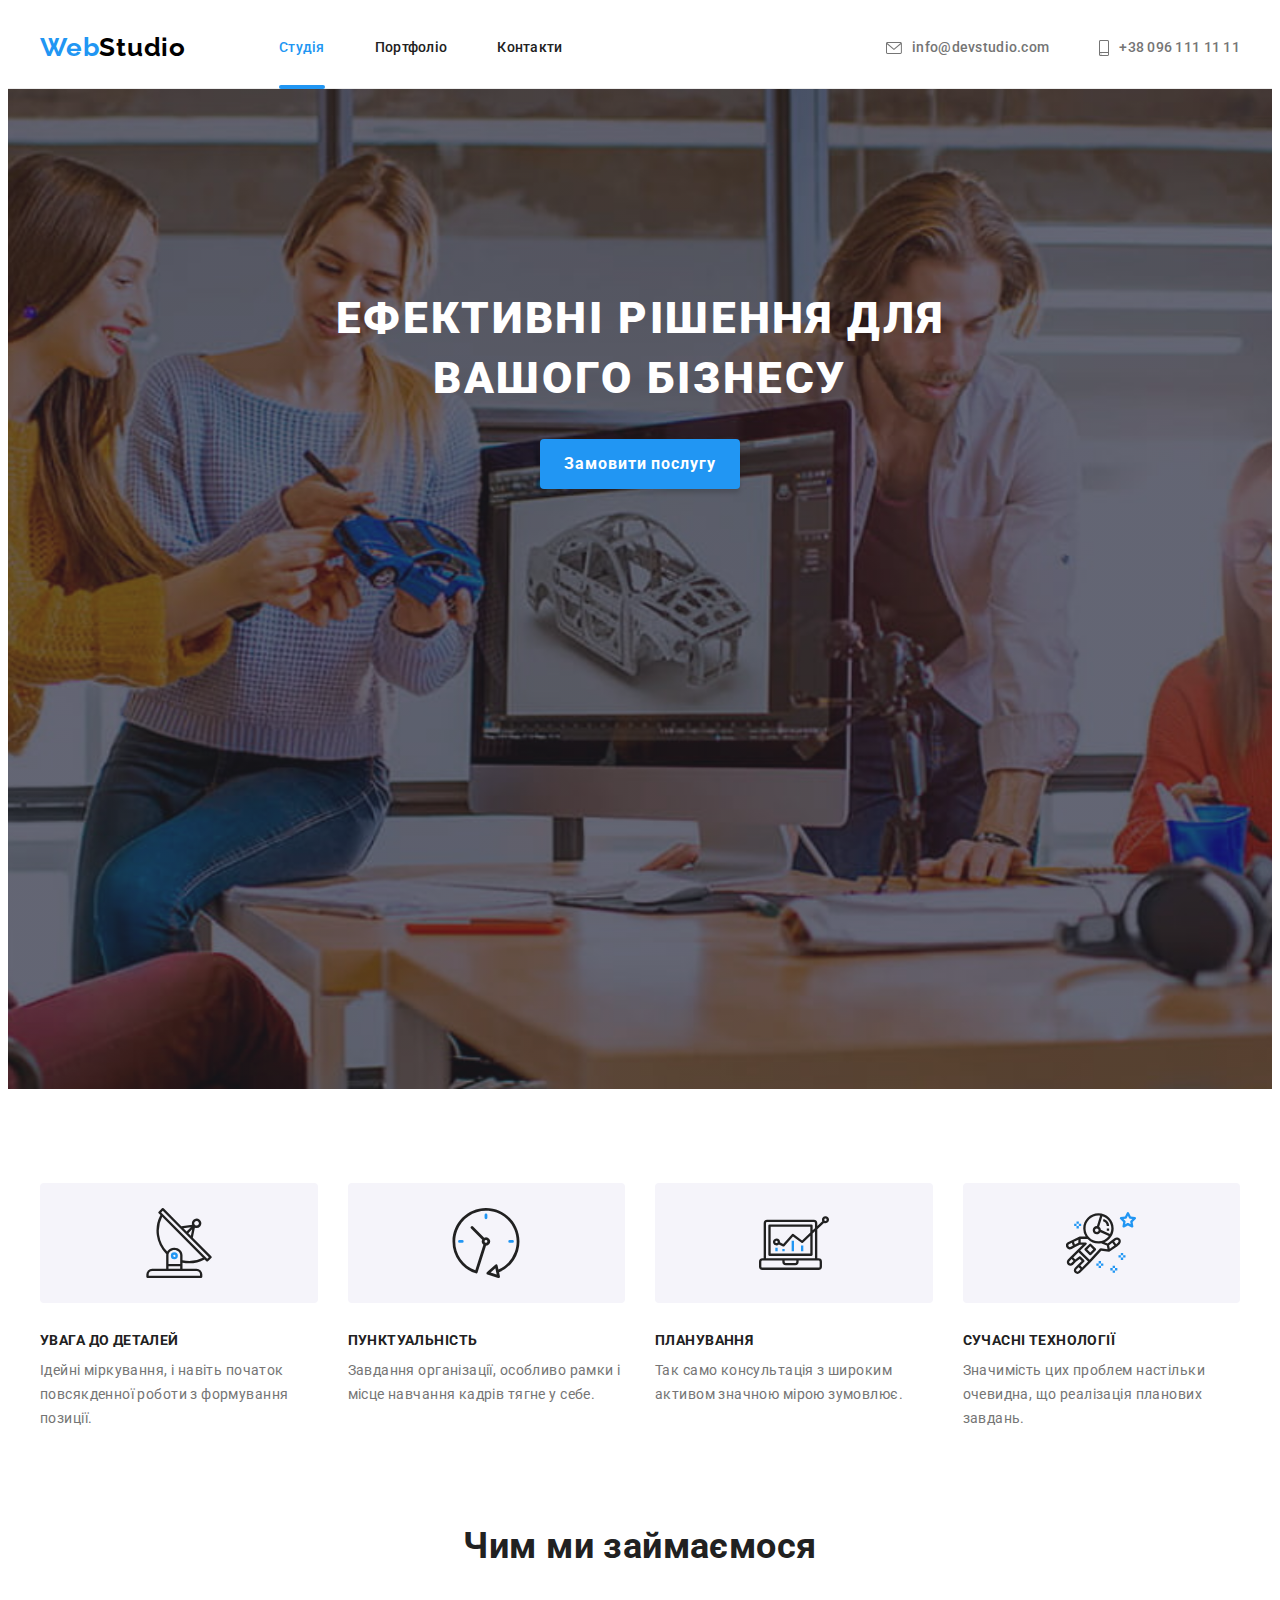
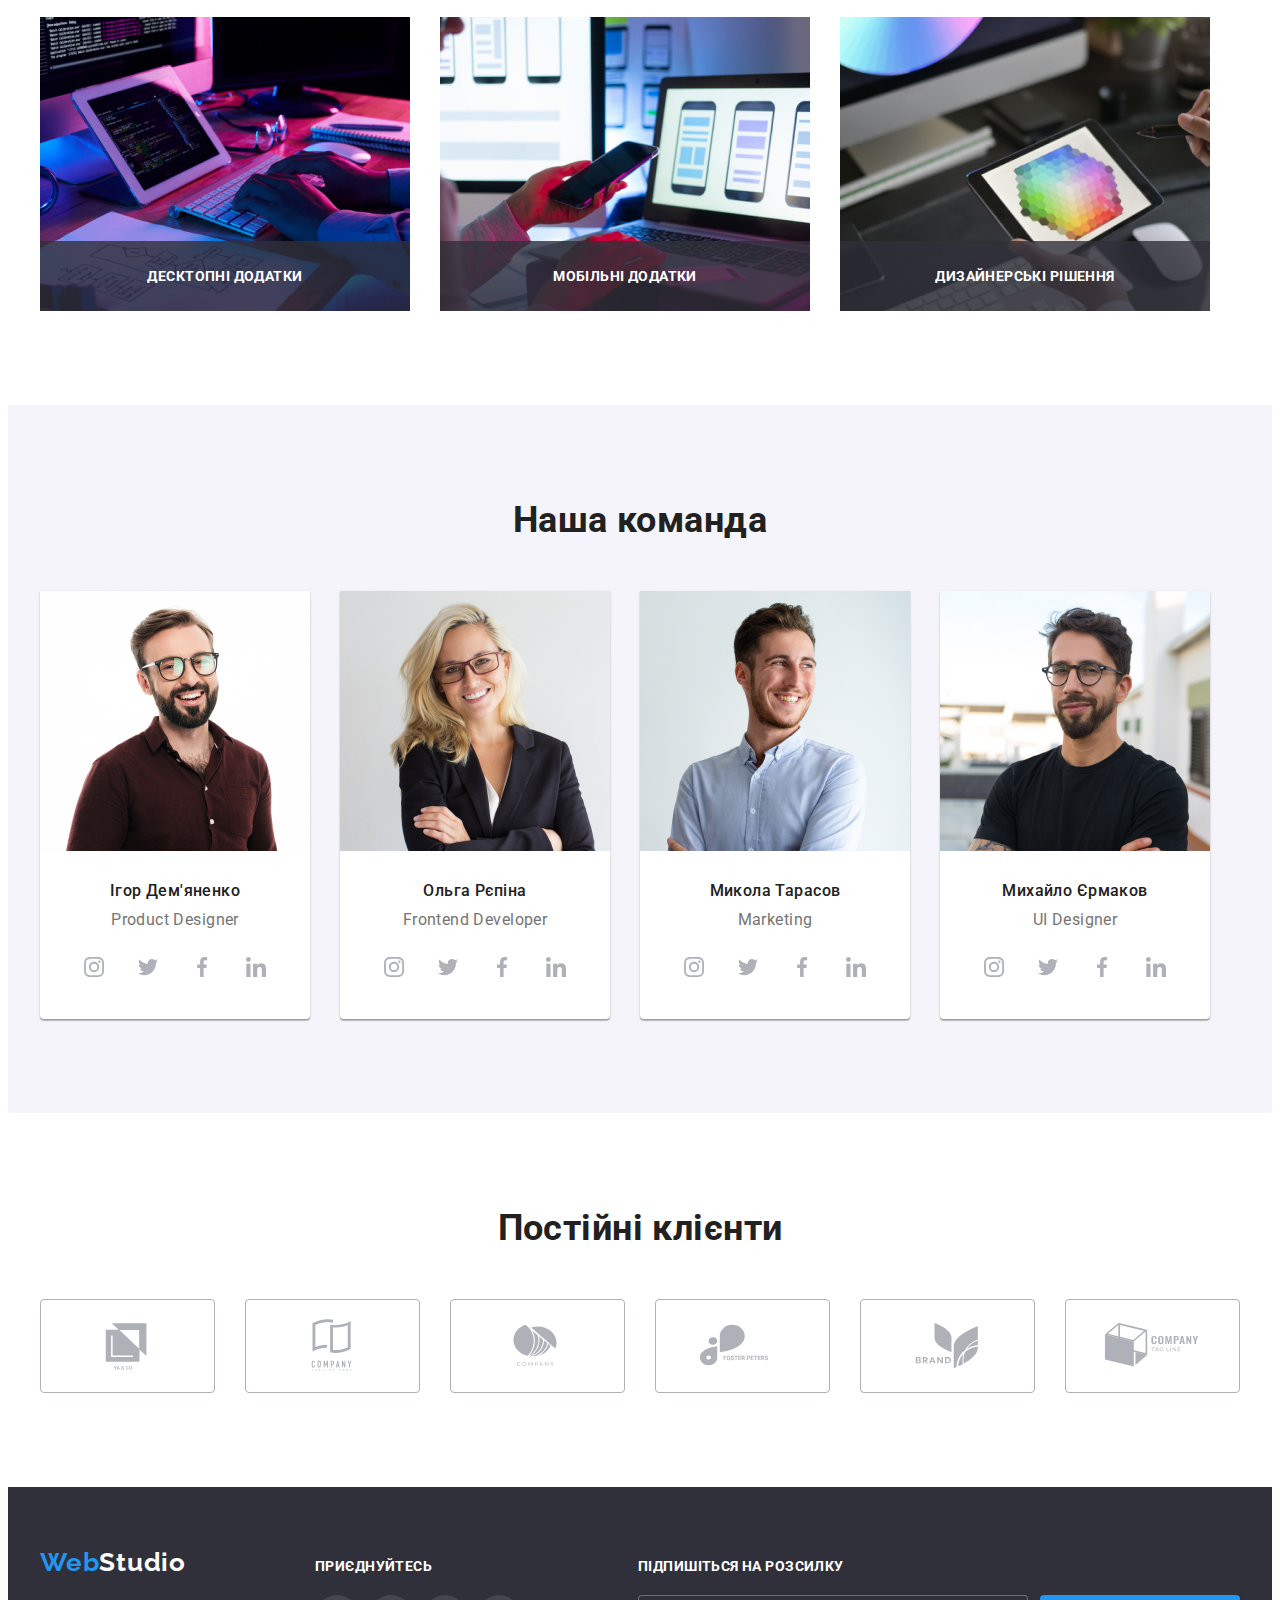
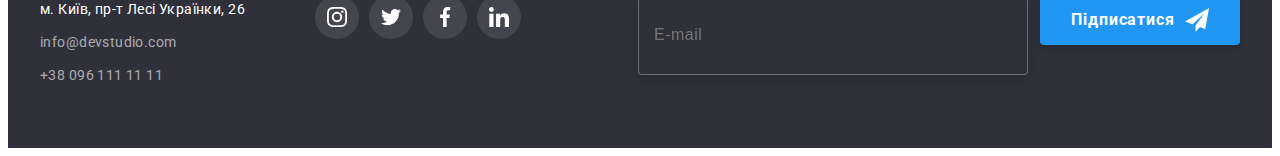
<file: index.html>
<!DOCTYPE html>
<html lang="uk">
  <head>
    <meta charset="UTF-8" />
    <meta http-equiv="X-UA-Compatible" content="IE=edge" />
    <meta name="viewport" content="width=device-width, initial-scale=1.0" />
    <title>Головна</title>
    <link rel="preconnect" href="https://fonts.googleapis.com" />
    <link rel="preconnect" href="https://fonts.gstatic.com" crossorigin />
    <link
      href="https://fonts.googleapis.com/css2?family=Raleway:wght@700&family=Roboto:wght@400;500;700;900&display=swap"
      rel="stylesheet"
    />
    <link
      rel="stylesheet"
      href="https://cdnjs.cloudflare.com/ajax/libs/modern-normalize/1.1.0/modern-normalize.min.css"
      integrity="sha512-wpPYUAdjBVSE4KJnH1VR1HeZfpl1ub8YT/NKx4PuQ5NmX2tKuGu6U/JRp5y+Y8XG2tV+wKQpNHVUX03MfMFn9Q=="
      crossorigin="anonymous"
      referrerpolicy="no-referrer"
    />
    <link rel="stylesheet" href="./css/main.min.css" />
  </head>
  <body>
    <!-- Хедер -->
    <header class="header">
      <div class="container header__container">
        <nav class="navigation">
          <a href="./index.html" class="logo header__logo link"
            >Web<span class="logo__text">Studio</span></a
          >
          <ul class="navigation__list list">
            <li class="navigation__item">
              <a
                href="./index.html"
                class="navigation__link navigation__link--current link"
                >Студія</a
              >
            </li>
            <li class="navigation__item">
              <a href="./portfolio.html" class="navigation__link link"
                >Портфоліо</a
              >
            </li>
            <li class="navigation__item">
              <a href="#" class="navigation__link link">Контакти</a>
            </li>
          </ul>
        </nav>
        <ul class="header-contacts list">
          <li>
            <a
              href="mailto:info@devstudio.com"
              class="link header-contacts__link"
            >
              <svg class="header-contacts__icon" width="16px" height="12px">
                <use href="./images/icons.svg#envelope"></use>
              </svg>
              info@devstudio.com
            </a>
          </li>
          <li>
            <a href="tel:+380961111111" class="link header-contacts__link">
              <svg class="header-contacts__icon" width="10px" height="16px">
                <use href="./images/icons.svg#smartphone"></use>
              </svg>
              +38 096 111 11 11
            </a>
          </li>
        </ul>
      </div>
    </header>
    <main>
      <!-- Шапка -->
      <section class="hero">
        <div class="container">
          <h1 class="hero__title">Ефективні рішення для вашого бізнесу</h1>
          <button
            type="button"
            class="main-button hero__button"
            data-modal-open
          >
            Замовити послугу
          </button>
        </div>
      </section>
      <!-- Особливості -->
      <section class="features section section--no-bottom-padding">
        <div class="container">
          <h2 class="visually-hidden">Особливості</h2>
          <ul class="features__list list">
            <li class="features__item">
              <div class="features__card">
                <svg class="features__icon" width="70px" height="70px">
                  <use href="./images/icons.svg#antenna"></use>
                </svg>
              </div>
              <h3 class="features__title">УВАГА ДО ДЕТАЛЕЙ</h3>
              <p class="features__text">
                Ідейні міркування, і навіть початок повсякденної роботи з
                формування позиції.
              </p>
            </li>
            <li class="features__item">
              <div class="features__card">
                <svg class="features__icon" width="70px" height="70px">
                  <use href="./images/icons.svg#clock"></use>
                </svg>
              </div>
              <h3 class="features__title">ПУНКТУАЛЬНІСТЬ</h3>
              <p class="features__text">
                Завдання організації, особливо рамки і місце навчання кадрів
                тягне у себе.
              </p>
            </li>
            <li class="features__item">
              <div class="features__card">
                <svg class="features__icon" width="70px" height="70px">
                  <use href="./images/icons.svg#diagram"></use>
                </svg>
              </div>
              <h3 class="features__title">ПЛАНУВАННЯ</h3>
              <p class="features__text">
                Так само консультація з широким активом значною мірою зумовлює.
              </p>
            </li>
            <li class="features__item">
              <div class="features__card">
                <svg class="features__icon" width="70px" height="70px">
                  <use href="./images/icons.svg#astronaut"></use>
                </svg>
              </div>
              <h3 class="features__title">СУЧАСНІ ТЕХНОЛОГІЇ</h3>
              <p class="features__text">
                Значимість цих проблем настільки очевидна, що реалізація
                планових завдань.
              </p>
            </li>
          </ul>
        </div>
      </section>
      <!-- Чим ми займаємося -->
      <section class="examples section">
        <div class="container">
          <h2 class="section-title examples__title">Чим ми займаємося</h2>
          <ul class="examples__list list">
            <li class="examples__item">
              <a href="#" class="link examples__link"
                ><img
                  class="examples__image"
                  src="./images/box1.jpg"
                  alt="Десктопні додатки"
                  width="370"
                />
                <h3 class="examples__description">Десктопні додатки</h3>
              </a>
            </li>
            <li class="examples__item">
              <a href="#" class="link examples__link"
                ><img
                  class="examples__image"
                  src="./images/box2.jpg"
                  alt="Мобільні додатки"
                  width="370"
                />
                <h3 class="examples__description">Мобільні додатки</h3>
              </a>
            </li>
            <li class="examples__item">
              <a href="#" class="link examples__link"
                ><img
                  class="examples__image"
                  src="./images/box3.jpg"
                  alt="Дизайнерські рішення"
                  width="370"
                />
                <h3 class="examples__description">Дизайнерські рішення</h3>
              </a>
            </li>
          </ul>
        </div>
      </section>
      <!-- Наша команда -->
      <section class="team section">
        <div class="container">
          <h2 class="section-title team__title">Наша команда</h2>
          <ul class="list team__list">
            <li class="team__card team-card">
              <img
                class="team-card__photo"
                src="./images/team1.jpg"
                alt="Ігор Дем'яненко"
                width="270"
              />
              <div class="team-card__content">
                <h3 class="team-card__title">Ігор Дем'яненко</h3>
                <p class="team-card__position">Product Designer</p>
                <ul class="list team-card__contacts contacts">
                  <li class="contacts__item">
                    <a href="#" class="contacts__link">
                      <svg class="contacts__icon" width="20px" height="20px">
                        <use href="./images/icons.svg#instagram"></use>
                      </svg>
                    </a>
                  </li>
                  <li class="contacts__item">
                    <a href="#" class="contacts__link">
                      <svg class="contacts__icon" width="20px" height="20px">
                        <use href="./images/icons.svg#twitter"></use>
                      </svg>
                    </a>
                  </li>
                  <li class="contacts__item">
                    <a href="#" class="contacts__link">
                      <svg class="contacts__icon" width="20px" height="20px">
                        <use href="./images/icons.svg#facebook"></use>
                      </svg>
                    </a>
                  </li>
                  <li class="contacts__item">
                    <a href="#" class="contacts__link">
                      <svg class="contacts__icon" width="20px" height="20px">
                        <use href="./images/icons.svg#linkedin"></use>
                      </svg>
                    </a>
                  </li>
                </ul>
              </div>
            </li>
            <li class="team__card team-card">
              <img
                class="team-card__photo"
                src="./images/team2.jpg"
                alt="Ольга Рєпіна"
                width="270"
              />
              <div class="team-card__content">
                <h3 class="team-card__title">Ольга Рєпіна</h3>
                <p class="team-card__position">Frontend Developer</p>
                <ul class="list team-card__contacts contacts">
                  <li class="contacts__item">
                    <a href="#" class="contacts__link">
                      <svg class="contacts__icon" width="20px" height="20px">
                        <use href="./images/icons.svg#instagram"></use>
                      </svg>
                    </a>
                  </li>
                  <li class="contacts__item">
                    <a href="#" class="contacts__link">
                      <svg class="contacts__icon" width="20px" height="20px">
                        <use href="./images/icons.svg#twitter"></use>
                      </svg>
                    </a>
                  </li>
                  <li class="contacts__item">
                    <a href="#" class="contacts__link">
                      <svg class="contacts__icon" width="20px" height="20px">
                        <use href="./images/icons.svg#facebook"></use>
                      </svg>
                    </a>
                  </li>
                  <li class="contacts__item">
                    <a href="#" class="contacts__link">
                      <svg class="contacts__icon" width="20px" height="20px">
                        <use href="./images/icons.svg#linkedin"></use>
                      </svg>
                    </a>
                  </li>
                </ul>
              </div>
            </li>
            <li class="team__card team-card">
              <img
                class="team-card__photo"
                src="./images/team3.jpg"
                alt="Микола Тарасов"
                width="270"
              />
              <div class="team-card__content">
                <h3 class="team-card__title">Микола Тарасов</h3>
                <p class="team-card__position">Marketing</p>
                <ul class="list team-card__contacts contacts">
                  <li class="contacts__item">
                    <a href="#" class="contacts__link">
                      <svg class="contacts__icon" width="20px" height="20px">
                        <use href="./images/icons.svg#instagram"></use>
                      </svg>
                    </a>
                  </li>
                  <li class="contacts__item">
                    <a href="#" class="contacts__link">
                      <svg class="contacts__icon" width="20px" height="20px">
                        <use href="./images/icons.svg#twitter"></use>
                      </svg>
                    </a>
                  </li>
                  <li class="contacts__item">
                    <a href="#" class="contacts__link">
                      <svg class="contacts__icon" width="20px" height="20px">
                        <use href="./images/icons.svg#facebook"></use>
                      </svg>
                    </a>
                  </li>
                  <li class="contacts__item">
                    <a href="#" class="contacts__link">
                      <svg class="contacts__icon" width="20px" height="20px">
                        <use href="./images/icons.svg#linkedin"></use>
                      </svg>
                    </a>
                  </li>
                </ul>
              </div>
            </li>
            <li class="team__card team-card">
              <img
                class="team-card__photo"
                src="./images/team4.jpg"
                alt="Михайло Єрмаков"
                width="270"
              />
              <div class="team-card__content">
                <h3 class="team-card__title">Михайло Єрмаков</h3>
                <p class="team-card__position">UI Designer</p>
                <ul class="list team-card__contacts contacts">
                  <li class="contacts__item">
                    <a href="#" class="contacts__link">
                      <svg class="contacts__icon" width="20px" height="20px">
                        <use href="./images/icons.svg#instagram"></use>
                      </svg>
                    </a>
                  </li>
                  <li class="contacts__item">
                    <a href="#" class="contacts__link">
                      <svg class="contacts__icon" width="20px" height="20px">
                        <use href="./images/icons.svg#twitter"></use>
                      </svg>
                    </a>
                  </li>
                  <li class="contacts__item">
                    <a href="#" class="contacts__link">
                      <svg class="contacts__icon" width="20px" height="20px">
                        <use href="./images/icons.svg#facebook"></use>
                      </svg>
                    </a>
                  </li>
                  <li class="contacts__item">
                    <a href="#" class="contacts__link">
                      <svg class="contacts__icon" width="20px" height="20px">
                        <use href="./images/icons.svg#linkedin"></use>
                      </svg>
                    </a>
                  </li>
                </ul>
              </div>
            </li>
          </ul>
        </div>
      </section>
      <section class="clients section">
        <div class="container">
          <h2 class="section-title clients__title">Постійні клієнти</h2>
          <ul class="clients__list list">
            <li class="client__item">
              <a href="#" class="client__link"
                ><svg class="client__icon" width="106px" height="60px">
                  <use href="./images/icons.svg#client1"></use></svg
              ></a>
            </li>
            <li class="client__item">
              <a href="#" class="client__link"
                ><svg class="client__icon" width="106px" height="60px">
                  <use href="./images/icons.svg#client2"></use></svg
              ></a>
            </li>
            <li class="client__item">
              <a href="#" class="client__link"
                ><svg class="client__icon" width="106px" height="60px">
                  <use href="./images/icons.svg#client3"></use></svg
              ></a>
            </li>
            <li class="client__item">
              <a href="#" class="client__link"
                ><svg class="client__icon" width="106px" height="60px">
                  <use href="./images/icons.svg#client4"></use></svg
              ></a>
            </li>
            <li class="client__item">
              <a href="#" class="client__link"
                ><svg class="client__icon" width="106px" height="60px">
                  <use href="./images/icons.svg#client5"></use></svg
              ></a>
            </li>
            <li class="client__item">
              <a href="#" class="client__link"
                ><svg class="client__icon" width="106px" height="60px">
                  <use href="./images/icons.svg#client6"></use></svg
              ></a>
            </li>
          </ul>
        </div>
      </section>
    </main>
    <!-- Футер -->
    <footer class="footer">
      <div class="container footer__container">
        <div class="footer__links footer-links">
          <div class="footer-links__address">
            <a href="./index.html" class="logo footer__logo link"
              >Web<span class="logo__text--light">Studio</span></a
            >
            <address>
              <ul class="footer-address list">
                <li class="footer-address__item">
                  <a
                    href="https://goo.gl/maps/CPtrU1FHBa2aNyZL9"
                    target="_blank"
                    rel="noopener noreferrer nofollow"
                    class="link footer-address__link"
                    >м. Київ, пр-т Лесі Українки, 26</a
                  >
                </li>
                <li class="footer-address__item">
                  <a
                    href="mailto:info@devstudio.com"
                    class="link footer-address__link footer-address__link--contact"
                    >info@devstudio.com</a
                  >
                </li>
                <li class="footer-address__item">
                  <a
                    href="tel:+380961111111"
                    class="link footer-address__link footer-address__link--contact"
                    >+38 096 111 11 11</a
                  >
                </li>
              </ul>
            </address>
          </div>
          <div class="footer-socials">
            <h2 class="footer-socials__title footer-title">Приєднуйтесь</h2>
            <ul class="list footer-socials__list">
              <li class="footer-socials__item">
                <a href="#" class="footer-socials__link">
                  <svg class="footer-socials__icon" width="20px" height="20px">
                    <use href="./images/icons.svg#instagram"></use>
                  </svg>
                </a>
              </li>
              <li class="footer-socials__item">
                <a href="#" class="footer-socials__link">
                  <svg class="footer-socials__icon" width="20px" height="20px">
                    <use href="./images/icons.svg#twitter"></use>
                  </svg>
                </a>
              </li>
              <li class="footer-socials__item">
                <a href="#" class="footer-socials__link">
                  <svg class="footer-socials__icon" width="20px" height="20px">
                    <use href="./images/icons.svg#facebook"></use>
                  </svg>
                </a>
              </li>
              <li class="footer-socials__item">
                <a href="#" class="footer-socials__link">
                  <svg class="footer-socials__icon" width="20px" height="20px">
                    <use href="./images/icons.svg#linkedin"></use>
                  </svg>
                </a>
              </li>
            </ul>
          </div>
        </div>
        <div class="footer-form">
          <h2 class="footer-form__title footer-title">
            Підпишіться на розсилку
          </h2>
          <form class="footer-form__form">
            <label>
              <span class="visually-hidden">Електронна адреса</span>
              <input
                class="footer-form__input"
                type="email"
                name="email"
                placeholder="E-mail"
              />
            </label>
            <button class="main-button footer-form__button" type="submit">
              Підписатися
              <svg class="main-button__icon" width="24px" height="24px">
                <use href="./images/icons.svg#send"></use>
              </svg>
            </button>
          </form>
        </div>
      </div>
    </footer>
    <div class="backdrop backdrop--is-hidden" data-modal>
      <div class="backdrop__modal">
        <form class="modal-form">
          <p class="modal-form__title">
            Залиште свої дані, ми вам передзвонимо
          </p>
          <div class="modal-form__field">
            <label class="modal-form__label" for="name">Ім'я</label>
            <div class="modal-form__input-field">
              <input class="modal-form__input" type="text" id="name" />
              <svg class="modal-form__icon" width="18px" height="18px">
                <use href="./images/icons.svg#person"></use>
              </svg>
            </div>
          </div>
          <div class="modal-form__field">
            <label class="modal-form__label" for="phone">Телефон</label>
            <div class="modal-form__input-field">
              <input
                class="modal-form__input"
                type="tel"
                name="phone-number"
                id="phone"
              />
              <svg class="modal-form__icon" width="18px" height="18px">
                <use href="./images/icons.svg#phone"></use>
              </svg>
            </div>
          </div>
          <div class="modal-form__field">
            <label class="modal-form__label" for="email">Пошта</label>
            <div class="modal-form__input-field">
              <input
                class="modal-form__input"
                name="email"
                type="email"
                id="email"
              />
              <svg class="modal-form__icon" width="18px" height="18px">
                <use href="./images/icons.svg#email"></use>
              </svg>
            </div>
          </div>
          <div class="modal-form__comment-field">
            <label class="modal-form__label" for="comment">Коментар</label>
            <textarea
              class="modal-form__input"
              name="comment"
              id="comment"
              placeholder="Введіть текст"
            ></textarea>
          </div>
          <div class="modal-form__checkbox checkbox">
            <label class="checkbox__label">
              <input
                class="checkbox__input"
                type="checkbox"
                name="policy"
                value="accept"
              />
              <span class="checkbox__field">
                <svg class="checkbox__icon" width="16px" height="15px">
                  <use href="./images/icons.svg#check"></use>
                </svg>
              </span>
              <span class="checkbox__policy"
                >Погоджуюся з розсилкою та приймаю
                <a class="checkbox__link" href="#">Умови договору</a></span
              >
            </label>
          </div>
          <button class="main-button modal-form__button" type="submit">
            Відправити
          </button>
        </form>
        <button class="modal-form__close-button" data-modal-close>
          <svg class="modal-form__close-icon" width="18px" height="18px">
            <use href="./images/icons.svg#close"></use>
          </svg>
        </button>
      </div>
    </div>
    <script src="./js/modal.js"></script>
  </body>
</html>
</file>
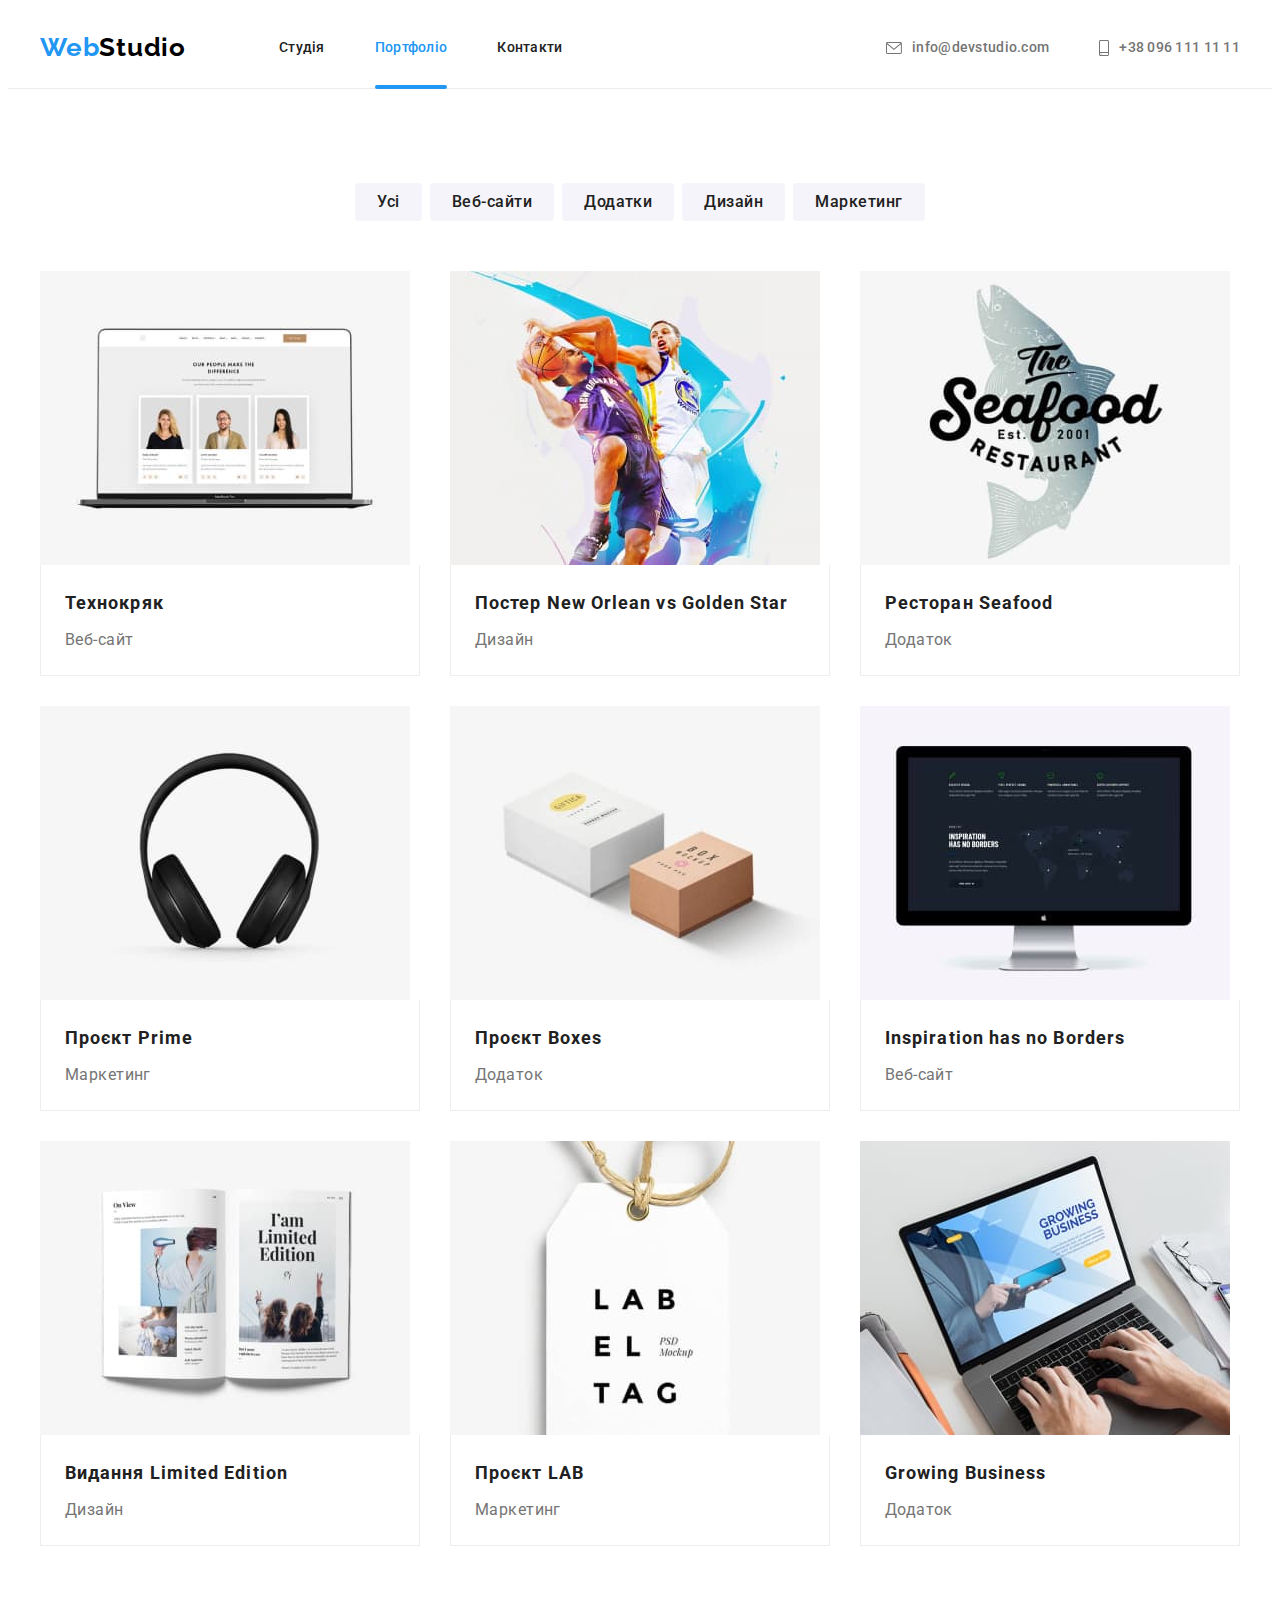
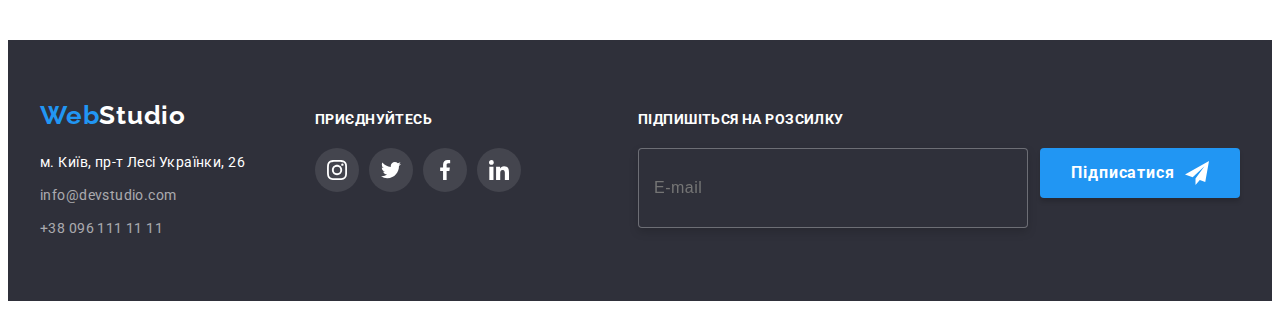
<file: portfolio.html>
<!DOCTYPE html>
<html lang="uk">
  <head>
    <meta charset="UTF-8" />
    <meta http-equiv="X-UA-Compatible" content="IE=edge" />
    <meta name="viewport" content="width=device-width, initial-scale=1.0" />
    <title>Портфоліо</title>
    <link rel="preconnect" href="https://fonts.googleapis.com" />
    <link rel="preconnect" href="https://fonts.gstatic.com" crossorigin />
    <link
      href="https://fonts.googleapis.com/css2?family=Raleway:wght@700&family=Roboto:wght@400;500;700;900&display=swap"
      rel="stylesheet"
    />
    <link
      href="https://fonts.googleapis.com/css2?family=Raleway:wght@700&family=Roboto:wght@400;500;700;900&display=swap"
      rel="stylesheet"
    />
    <link
      rel="stylesheet"
      href="https://cdnjs.cloudflare.com/ajax/libs/modern-normalize/1.1.0/modern-normalize.min.css"
      integrity="sha512-wpPYUAdjBVSE4KJnH1VR1HeZfpl1ub8YT/NKx4PuQ5NmX2tKuGu6U/JRp5y+Y8XG2tV+wKQpNHVUX03MfMFn9Q=="
      crossorigin="anonymous"
      referrerpolicy="no-referrer"
    />
    <link rel="stylesheet" href="./css/main.min.css" />
  </head>
  <body>
    <!-- Хедер -->
    <header class="header">
      <div class="container header__container">
        <nav class="navigation">
          <a href="./index.html" class="logo header__logo link"
            >Web<span class="logo__text">Studio</span></a
          >
          <ul class="navigation__list list">
            <li class="navigation__item">
              <a href="./index.html" class="navigation__link link">Студія</a>
            </li>
            <li class="navigation__item">
              <a
                href="./portfolio.html"
                class="navigation__link navigation__link--current link"
                >Портфоліо</a
              >
            </li>
            <li class="navigation__item">
              <a href="#" class="navigation__link link">Контакти</a>
            </li>
          </ul>
        </nav>
        <ul class="header-contacts list">
          <li>
            <a
              href="mailto:info@devstudio.com"
              class="link header-contacts__link"
            >
              <svg class="header-contacts__icon" width="16px" height="12px">
                <use href="./images/icons.svg#envelope"></use>
              </svg>
              info@devstudio.com
            </a>
          </li>
          <li>
            <a href="tel:+380961111111" class="link header-contacts__link">
              <svg class="header-contacts__icon" width="10px" height="16px">
                <use href="./images/icons.svg#smartphone"></use>
              </svg>
              +38 096 111 11 11
            </a>
          </li>
        </ul>
      </div>
    </header>
    <main>
      <!-- Портфоліо -->
      <section class="portfolio section">
        <div class="container">
          <h1 class="visually-hidden">Портфоліо</h1>
          <ul class="portfolio__buttons filter list">
            <li class="item">
              <button type="button" class="filter__button">Усі</button>
            </li>
            <li class="item">
              <button type="button" class="filter__button">Веб-сайти</button>
            </li>
            <li class="item">
              <button type="button" class="filter__button">Додатки</button>
            </li>
            <li class="item">
              <button type="button" class="filter__button">Дизайн</button>
            </li>
            <li class="item">
              <button type="button" class="filter__button">Маркетинг</button>
            </li>
          </ul>
          <ul class="list portfolio__projects">
            <li class="projects__item project">
              <a href="#" class="project__link link">
                <div class="project__thumb">
                  <img
                    class="project__image"
                    src="./images/portfolio1.jpg"
                    alt="Технокряк"
                    width="370"
                  />
                  <p class="project__description">
                    Ресурс пропонує комплексні пропозиції з різним рівнем
                    функціоналу та сервісів. Все це дозволить відвідувачу
                    отримати вичерпні відомості про компанію чи приватну особу.
                  </p>
                </div>
                <div class="project__content">
                  <h2 class="project__title">Технокряк</h2>
                  <p class="project__type">Веб-сайт</p>
                </div>
              </a>
            </li>
            <li class="projects__item">
              <a href="#" class="project__link link">
                <div class="project__thumb">
                  <img
                    class="project__image"
                    src="./images/portfolio2.jpg"
                    alt="Постер New Orlean vs Golden Star"
                    width="370"
                  />
                  <p class="project__description">
                    Ресурс пропонує комплексні пропозиції з різним рівнем
                    функціоналу та сервісів. Все це дозволить відвідувачу
                    отримати вичерпні відомості про компанію чи приватну особу.
                  </p>
                </div>
                <div class="project__content">
                  <h2 class="project__title">
                    Постер New Orlean vs Golden Star
                  </h2>
                  <p class="project__type">Дизайн</p>
                </div>
              </a>
            </li>
            <li class="projects__item">
              <a href="#" class="project__link link">
                <div class="project__thumb">
                  <img
                    class="project__image"
                    src="./images/portfolio3.jpg"
                    alt="Ресторан Seafood"
                    width="370"
                  />
                  <p class="project__description">
                    Ресурс пропонує комплексні пропозиції з різним рівнем
                    функціоналу та сервісів. Все це дозволить відвідувачу
                    отримати вичерпні відомості про компанію чи приватну особу.
                  </p>
                </div>
                <div class="project__content">
                  <h2 class="project__title">Ресторан Seafood</h2>
                  <p class="project__type">Додаток</p>
                </div>
              </a>
            </li>
            <li class="projects__item">
              <a href="#" class="project__link link">
                <div class="project__thumb">
                  <img
                    class="project__image"
                    src="./images/portfolio4.jpg"
                    alt="Проєкт Prime"
                    width="370"
                  />
                  <p class="project__description">
                    Ресурс пропонує комплексні пропозиції з різним рівнем
                    функціоналу та сервісів. Все це дозволить відвідувачу
                    отримати вичерпні відомості про компанію чи приватну особу.
                  </p>
                </div>
                <div class="project__content">
                  <h2 class="project__title">Проєкт Prime</h2>
                  <p class="project__type">Маркетинг</p>
                </div>
              </a>
            </li>
            <li class="projects__item">
              <a href="#" class="project__link link">
                <div class="project__thumb">
                  <img
                    class="project__image"
                    src="./images/portfolio5.jpg"
                    alt="Проєкт Boxes"
                    width="370"
                  />
                  <p class="project__description">
                    Ресурс пропонує комплексні пропозиції з різним рівнем
                    функціоналу та сервісів. Все це дозволить відвідувачу
                    отримати вичерпні відомості про компанію чи приватну особу.
                  </p>
                </div>
                <div class="project__content">
                  <h2 class="project__title">Проєкт Boxes</h2>
                  <p class="project__type">Додаток</p>
                </div>
              </a>
            </li>
            <li class="projects__item">
              <a href="#" class="project__link link">
                <div class="project__thumb">
                  <img
                    class="project__image"
                    src="./images/portfolio6.jpg"
                    alt="Inspiration has no Borders"
                    width="370"
                  />
                  <p class="project__description">
                    Ресурс пропонує комплексні пропозиції з різним рівнем
                    функціоналу та сервісів. Все це дозволить відвідувачу
                    отримати вичерпні відомості про компанію чи приватну особу.
                  </p>
                </div>
                <div class="project__content">
                  <h2 class="project__title">Inspiration has no Borders</h2>
                  <p class="project__type">Веб-сайт</p>
                </div>
              </a>
            </li>
            <li class="projects__item">
              <a href="#" class="project__link link">
                <div class="project__thumb">
                  <img
                    class="project__image"
                    src="./images/portfolio7.jpg"
                    alt="Видання Limited Edition"
                    width="370"
                  />
                  <p class="project__description">
                    Ресурс пропонує комплексні пропозиції з різним рівнем
                    функціоналу та сервісів. Все це дозволить відвідувачу
                    отримати вичерпні відомості про компанію чи приватну особу.
                  </p>
                </div>
                <div class="project__content">
                  <h2 class="project__title">Видання Limited Edition</h2>
                  <p class="project__type">Дизайн</p>
                </div>
              </a>
            </li>
            <li class="projects__item">
              <a href="#" class="project__link link">
                <div class="project__thumb">
                  <img
                    class="project__image"
                    src="./images/portfolio8.jpg"
                    alt="Проєкт LAB"
                    width="370"
                  />
                  <p class="project__description">
                    Ресурс пропонує комплексні пропозиції з різним рівнем
                    функціоналу та сервісів. Все це дозволить відвідувачу
                    отримати вичерпні відомості про компанію чи приватну особу.
                  </p>
                </div>
                <div class="project__content">
                  <h2 class="project__title">Проєкт LAB</h2>
                  <p class="project__type">Маркетинг</p>
                </div>
              </a>
            </li>
            <li class="projects__item">
              <a href="#" class="project__link link">
                <div class="project__thumb">
                  <img
                    class="project__image"
                    src="./images/portfolio9.jpg"
                    alt="Growing Business"
                    width="370"
                  />
                  <p class="project__description">
                    Ресурс пропонує комплексні пропозиції з різним рівнем
                    функціоналу та сервісів. Все це дозволить відвідувачу
                    отримати вичерпні відомості про компанію чи приватну особу.
                  </p>
                </div>
                <div class="project__content">
                  <h2 class="project__title">Growing Business</h2>
                  <p class="project__type">Додаток</p>
                </div>
              </a>
            </li>
          </ul>
        </div>
      </section>
    </main>
    <!-- Футер -->
    <footer class="footer">
      <div class="container footer__container">
        <div class="footer__links footer-links">
          <div class="footer-links__address">
            <a href="./index.html" class="logo footer__logo link"
              >Web<span class="logo__text--light">Studio</span></a
            >
            <address>
              <ul class="footer-address list">
                <li class="footer-address__item">
                  <a
                    href="https://goo.gl/maps/CPtrU1FHBa2aNyZL9"
                    target="_blank"
                    rel="noopener noreferrer nofollow"
                    class="link footer-address__link"
                    >м. Київ, пр-т Лесі Українки, 26</a
                  >
                </li>
                <li class="footer-address__item">
                  <a
                    href="mailto:info@devstudio.com"
                    class="link footer-address__link footer-address__link--contact"
                    >info@devstudio.com</a
                  >
                </li>
                <li class="footer-address__item">
                  <a
                    href="tel:+380961111111"
                    class="link footer-address__link footer-address__link--contact"
                    >+38 096 111 11 11</a
                  >
                </li>
              </ul>
            </address>
          </div>
          <div class="footer-socials">
            <h2 class="footer-socials__title footer-title">Приєднуйтесь</h2>
            <ul class="list footer-socials__list">
              <li class="footer-socials__item">
                <a href="#" class="footer-socials__link">
                  <svg class="footer-socials__icon" width="20px" height="20px">
                    <use href="./images/icons.svg#instagram"></use>
                  </svg>
                </a>
              </li>
              <li class="footer-socials__item">
                <a href="#" class="footer-socials__link">
                  <svg class="footer-socials__icon" width="20px" height="20px">
                    <use href="./images/icons.svg#twitter"></use>
                  </svg>
                </a>
              </li>
              <li class="footer-socials__item">
                <a href="#" class="footer-socials__link">
                  <svg class="footer-socials__icon" width="20px" height="20px">
                    <use href="./images/icons.svg#facebook"></use>
                  </svg>
                </a>
              </li>
              <li class="footer-socials__item">
                <a href="#" class="footer-socials__link">
                  <svg class="footer-socials__icon" width="20px" height="20px">
                    <use href="./images/icons.svg#linkedin"></use>
                  </svg>
                </a>
              </li>
            </ul>
          </div>
        </div>
        <div class="footer-form">
          <h2 class="footer-form__title footer-title">
            Підпишіться на розсилку
          </h2>
          <form class="footer-form__form">
            <label>
              <span class="visually-hidden">Електронна адреса</span>
              <input
                class="footer-form__input"
                type="email"
                name="email"
                placeholder="E-mail"
              />
            </label>
            <button class="main-button footer-form__button" type="submit">
              Підписатися
              <svg class="main-button__icon" width="24px" height="24px">
                <use href="./images/icons.svg#send"></use>
              </svg>
            </button>
          </form>
        </div>
      </div>
    </footer>
  </body>
</html>
</file>
<file: css/main.min.css>
body{color:#757575;font-family:"Roboto","Verdana",sans-serif;font-size:14px;letter-spacing:.03em}h1,h2,h3,h4,h5,h6,p,ul{margin:0;padding:0}.link{text-decoration:none}.list{list-style:none}.container{margin-left:auto;margin-right:auto;padding-left:15px;padding-right:15px;width:1200px}.visually-hidden{position:absolute;white-space:nowrap;width:1px;height:1px;overflow:hidden;border:0;padding:0;clip:rect(0 0 0 0);-webkit-clip-path:inset(50%);clip-path:inset(50%);margin:-1px}.logo{display:block;color:#2196f3;font-family:"Raleway",sans-serif;font-style:normal;font-weight:700;font-size:26px;line-height:1.19;letter-spacing:.03em}.logo__text{color:#000}.logo__text--light{color:#fff}.section{padding-top:94px;padding-bottom:94px}.main-button{display:flex;width:200px;height:50px;padding:10px 10px;border-radius:4px;border:none;box-shadow:0px 4px 4px rgba(0,0,0,.15);color:#fff;background-color:#2196f3;font-family:inherit;font-weight:700;font-size:16px;line-height:1.88;align-items:center;justify-content:center;letter-spacing:.06em;cursor:pointer;transition:background-color 250ms cubic-bezier(0.4, 0, 0.2, 1)}.main-button:hover,.main-button:focus{background-color:#188ce8}.main-button__icon{fill:currentColor}.section-title{color:#212121;font-weight:700;font-size:36px;line-height:1.17;text-align:center}.header{border-bottom:1px solid #ececec}.header__container{display:flex;align-items:center}.header__logo{padding-top:24px;padding-bottom:25px;margin-right:93px}.navigation{display:flex;align-items:center}.navigation__list{display:flex;align-items:center;gap:50px}.navigation__link{position:relative;display:block;padding-top:32px;padding-bottom:32px;color:#212121;font-weight:500;font-size:14px;line-height:1.14;letter-spacing:.02em;transition:color 250ms cubic-bezier(0.4, 0, 0.2, 1)}.navigation__link:hover,.navigation__link:focus{color:#2196f3}.navigation__link--current{color:#2196f3}.navigation__link--current::after{content:"";position:absolute;left:0;bottom:-1px;display:inline-block;width:100%;height:4px;background-color:#2196f3;border-radius:2px}.header-contacts{display:flex;align-items:center;margin-left:auto;gap:50px}.header-contacts__link{display:flex;padding-top:32px;padding-bottom:32px;gap:10px;align-items:center;color:#757575;font-weight:500;line-height:1.14;letter-spacing:.02em;transition:color 250ms cubic-bezier(0.4, 0, 0.2, 1)}.header-contacts__link:hover,.header-contacts__link:focus{color:#2196f3}.header-contacts__icon{fill:currentColor}.hero{margin:0 auto;min-height:600px;max-width:1600px;padding-top:200px;padding-bottom:200px;background-image:linear-gradient(to right, rgba(47, 48, 58, 0.4), rgba(47, 48, 58, 0.4)),url("../images/hero.jpg");background-color:#c4c4c4;background-position:center;background-size:cover;background-repeat:no-repeat;text-align:center}.hero__title{width:696px;margin-bottom:30px;margin-left:auto;margin-right:auto;color:#fff;font-weight:900;font-size:44px;line-height:1.36;text-align:center;letter-spacing:.06em;text-transform:uppercase}.hero__button{margin:0 auto}.examples__title{margin-bottom:50px}.examples__list{display:flex;gap:30px}.examples__link{position:relative}.examples__image{display:block}.examples__description{position:absolute;bottom:0;display:flex;justify-content:center;align-items:center;width:100%;height:70px;font-size:14px;text-align:center;text-transform:uppercase;background-color:rgba(47,48,58,.8);color:#fff}.section--no-bottom-padding{padding-bottom:0}.features__list{display:flex;gap:30px}.features__item{flex-basis:calc((100% - 90px)/4)}.features__card{display:flex;justify-content:center;align-items:center;min-height:120px;margin-bottom:30px;background-color:#f5f4fa;border-radius:4px}.features__title{margin-bottom:10px;color:#212121;font-weight:700;font-size:14px;line-height:1.14;text-transform:uppercase}.features__text{line-height:1.71}.team{background-color:#f5f4fa}.team__title{margin-bottom:50px}.team__list{display:flex;gap:30px}.team__card{background-color:#fff;box-shadow:0px 1px 3px rgba(0,0,0,.12),0px 1px 1px rgba(0,0,0,.14),0px 2px 1px rgba(0,0,0,.2);border-radius:0px 0px 4px 4px}.team-card__photo{display:block}.team-card__title{margin-bottom:10px;color:#212121;font-weight:500;font-size:16px;line-height:1.19;text-align:center}.team-card__position{font-size:16px;line-height:1.19;text-align:center;margin-bottom:16px}.team-card__content{padding-top:30px;padding-bottom:30px}.team-card__contacts{display:flex;gap:10px;padding-left:32px;padding-right:32px}.contacts__item{width:44px;height:44px}.contacts__link{display:flex;justify-content:center;align-items:center;width:100%;height:100%;border-radius:50%;color:#afb1b8;transition:color 250ms cubic-bezier(0.4, 0, 0.2, 1),background-color 250ms cubic-bezier(0.4, 0, 0.2, 1)}.contacts__link:hover,.contacts__link:focus{background-color:#2196f3;color:#fff}.contacts__icon{fill:currentColor}.clients__title{margin-bottom:50px}.clients__list{display:flex;gap:30px}.client__item{flex-basis:calc((100% - 150px)/6)}.client__link{display:flex;justify-content:center;align-items:center;min-height:92px;border:1px solid #afb1b8;border-radius:4px;color:#afb1b8;transition:color 250ms cubic-bezier(0.4, 0, 0.2, 1),border-color 250ms cubic-bezier(0.4, 0, 0.2, 1)}.client__link:hover,.client__link:focus{border-color:#2196f3;color:#2196f3}.client__icon{fill:currentColor}.portfolio__buttons{display:flex;gap:8px;justify-content:center;margin-bottom:50px}.filter__button{display:inline-block;padding:6px 22px;border:none;border-radius:4px;color:#212121;background-color:#f5f4fa;box-shadow:none;cursor:pointer;font-family:inherit;font-style:normal;font-weight:500;font-size:16px;line-height:1.62;text-align:center;letter-spacing:.03em;transition:color 250ms cubic-bezier(0.4, 0, 0.2, 1),background-color 250ms cubic-bezier(0.4, 0, 0.2, 1),box-shadow 250ms cubic-bezier(0.4, 0, 0.2, 1)}.filter__button:hover,.filter__button:focus{color:#fff;background-color:#2196f3;box-shadow:0px 3px 1px rgba(0,0,0,.1),0px 1px 2px rgba(0,0,0,.08),0px 2px 2px rgba(0,0,0,.12)}.portfolio__projects{display:flex;flex-wrap:wrap;gap:30px}.projects__item{flex-basis:calc((100% - 60px)/3)}.project__link{display:block;box-shadow:none;transition:box-shadow 250ms cubic-bezier(0.4, 0, 0.2, 1)}.project__link:hover,.project__link:focus{box-shadow:0px 1px 1px rgba(0,0,0,.12),0px 4px 4px rgba(0,0,0,.06),1px 4px 6px rgba(0,0,0,.16)}.project__thumb{position:relative;overflow:hidden}.project__image{display:block;max-width:100%;height:auto}.project__content{padding:20px 24px;border-left:1px solid #eee;border-right:1px solid #eee;border-bottom:1px solid #eee}.project__title{margin-bottom:4px;color:#212121;font-weight:700;font-size:18px;line-height:2;letter-spacing:.06em}.project__type{color:#757575;font-size:16px;line-height:1.88}.project__description{position:absolute;left:0;top:0;display:flex;align-items:center;width:100%;height:100%;padding:24px;background-color:rgba(33,150,243,.9);color:#fff;font-size:18px;line-height:1.55;letter-spacing:.03em;transform:translateY(100%);transition:transform 250ms cubic-bezier(0.4, 0, 0.2, 1)}.project__link:hover .project__description,.project__link:focus .project__description{transform:translateY(0)}.footer{padding-top:60px;padding-bottom:60px;background-color:#2f303a}.footer__logo{margin-bottom:20px;padding:0}.footer-address__item:not(:last-child){margin-bottom:9px}.footer-address__link{color:#fff;font-style:normal;font-size:14px;line-height:1.71;transition:color 250ms cubic-bezier(0.4, 0, 0.2, 1)}.footer-address__link:hover,.footer-address__link:focus{color:#2196f3}.footer-address__link--contact{color:rgba(255,255,255,.6)}.footer__container{display:flex;justify-content:space-between;align-items:baseline}.footer-links{display:flex;gap:70px;align-items:baseline}.footer-socials__list{display:flex;gap:10px}.footer-title{color:#fff;font-size:14px;line-height:1.14;text-transform:uppercase}.footer-socials__title{margin-bottom:20px}.footer-socials__item{width:44px;height:44px}.footer-socials__link{display:flex;justify-content:center;align-items:center;width:100%;height:100%;border-radius:50%;background-color:rgba(255,255,255,.1);color:#fff;transition:background-color 250ms cubic-bezier(0.4, 0, 0.2, 1)}.footer-socials__link:hover,.footer-socials__link:focus{background-color:#2196f3}.footer-socials__icon{fill:currentColor}.footer-form__form{display:flex}.footer-form__title{margin-bottom:20px}.footer-form__input{width:358px;height:50px;padding:14px 15px;border:1px solid rgba(255,255,255,.3);filter:drop-shadow(0px 4px 4px rgba(0, 0, 0, 0.15));border-radius:4px;background-color:#2f303a;font-size:16px;line-height:1.25;display:flex;align-items:center;letter-spacing:.03em;color:rgba(255,255,255,.6)}.footer-form__input:not(:-moz-placeholder-shown){background-color:#2f303a}.footer-form__input:not(:-ms-input-placeholder){background-color:#2f303a}.footer-form__input:not(:placeholder-shown){background-color:#2f303a}.footer-form__button{gap:10px;margin-left:12px}.backdrop{position:fixed;left:0;top:0;width:100%;height:100%;background-color:rgba(0,0,0,.2);opacity:1;visibility:visible;transition:opacity 250ms cubic-bezier(0.4, 0, 0.2, 1),visibility 250ms cubic-bezier(0.4, 0, 0.2, 1)}.backdrop--is-hidden{visibility:hidden;opacity:0;pointer-events:none}.backdrop__modal{position:absolute;top:50%;left:50%;min-width:528px;min-height:581px;padding:40px;background-color:#fff;box-shadow:0px 1px 3px rgba(0,0,0,.12),0px 1px 1px rgba(0,0,0,.14),0px 2px 1px rgba(0,0,0,.2);border-radius:4px;transform:translate(-50%, -50%) scale(1);transition:transform 250ms cubic-bezier(0.4, 0, 0.2, 1)}.backdrop--is-hidden .backdrop__modal{transform:translate(-50%, -50%) scale(0.9)}.modal-form__close-button{position:absolute;top:8px;right:8px;display:flex;justify-content:center;align-items:center;width:30px;height:30px;color:#000;background-color:#fff;border:1px solid rgba(0,0,0,.1);border-radius:50%;cursor:pointer;transition:color 250ms cubic-bezier(0.4, 0, 0.2, 1)}.modal-form__close-button:hover,.modal-form__close-button:focus{color:#2196f3}.modal-form__close-icon{fill:currentColor}.modal-form{width:100%;height:100%}.modal-form__title{margin-bottom:12px;font-weight:700;font-size:20px;line-height:1.15;text-align:center;letter-spacing:.03em;color:#212121}.modal-form__field{margin-bottom:10px}.modal-form__label{display:block;margin-bottom:4px;font-size:12px;line-height:1.17;letter-spacing:.01em;color:#757575}.modal-form__input-field{position:relative}.modal-form__input{width:100%;padding:11px 11px 11px 41px;outline:none;border:1px solid rgba(33,33,33,.2);border-radius:4px;transition:border-color 250ms cubic-bezier(0.4, 0, 0.2, 1)}.modal-form__input:focus{border-color:#2196f3}.modal-form__input[name=comment]{height:120px;padding:11px 15px;resize:none}.modal-form__icon{position:absolute;left:12px;top:50%;transform:translateY(-50%);fill:#212121;transition:fill 250ms cubic-bezier(0.4, 0, 0.2, 1)}.modal-form__input:focus+.modal-form__icon{fill:#2196f3}.modal-form__comment-field{margin-bottom:20px}.modal-form__checkbox{margin-bottom:30px}.checkbox__label{display:flex;align-items:center;gap:7px;margin-left:12px}.checkbox__field{position:relative;display:block;width:16px;height:15px;border:2px solid #212121;border-radius:2px;transition:background-color 250ms cubic-bezier(0.4, 0, 0.2, 1),border-color 250ms cubic-bezier(0.4, 0, 0.2, 1)}.checkbox__icon{position:absolute;top:-2px;left:-2px;opacity:0;transition:opacity 250ms cubic-bezier(0.4, 0, 0.2, 1)}.checkbox__input{position:absolute;-webkit-appearance:none;-moz-appearance:none;appearance:none}.checkbox__input:focus+.checkbox__field{border-color:#2196f3}.checkbox__input:checked+.checkbox__field{border-color:#2196f3;background-color:#2196f3}.checkbox__input:checked+.checkbox__field .checkbox__icon{opacity:1}.checkbox__policy{color:#757575;line-height:1.71}.checkbox__link{color:#2196f3}.modal-form__button{margin:0 auto}/*# sourceMappingURL=main.min.css.map */
</file>
